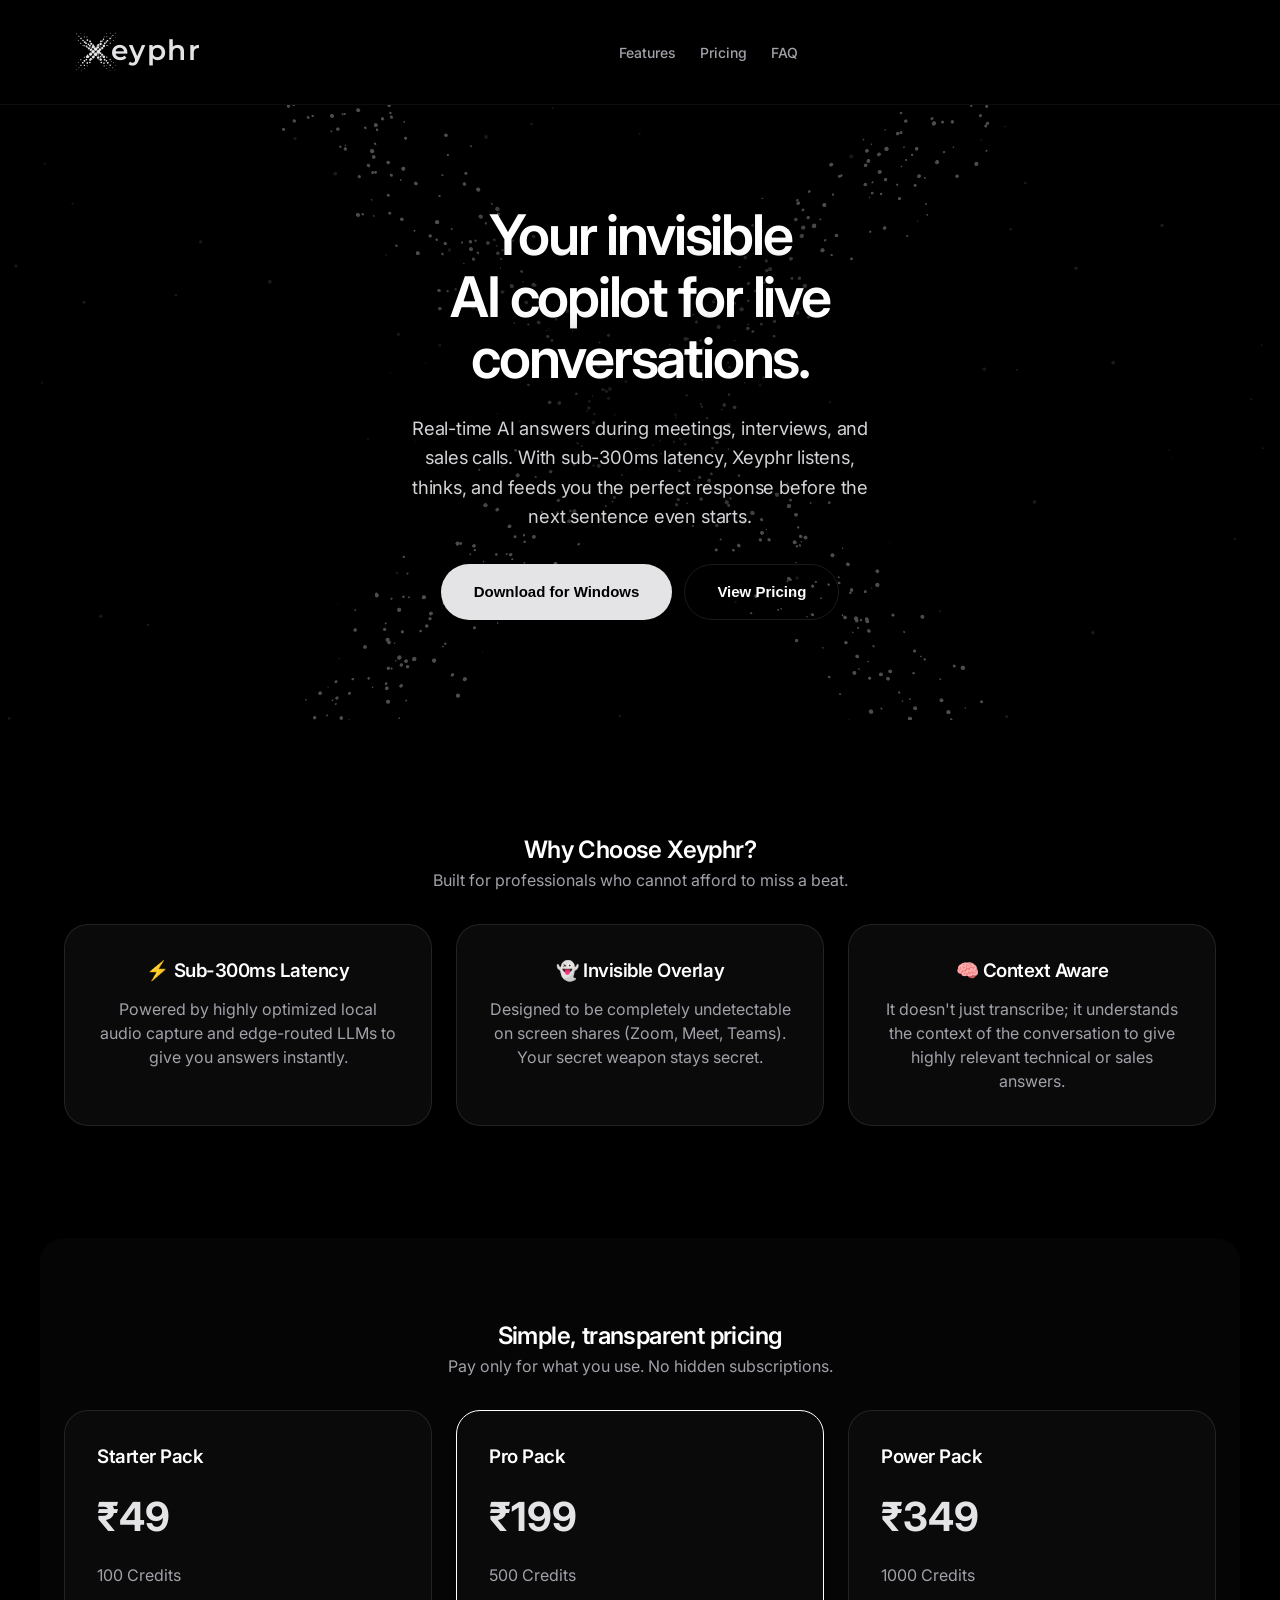
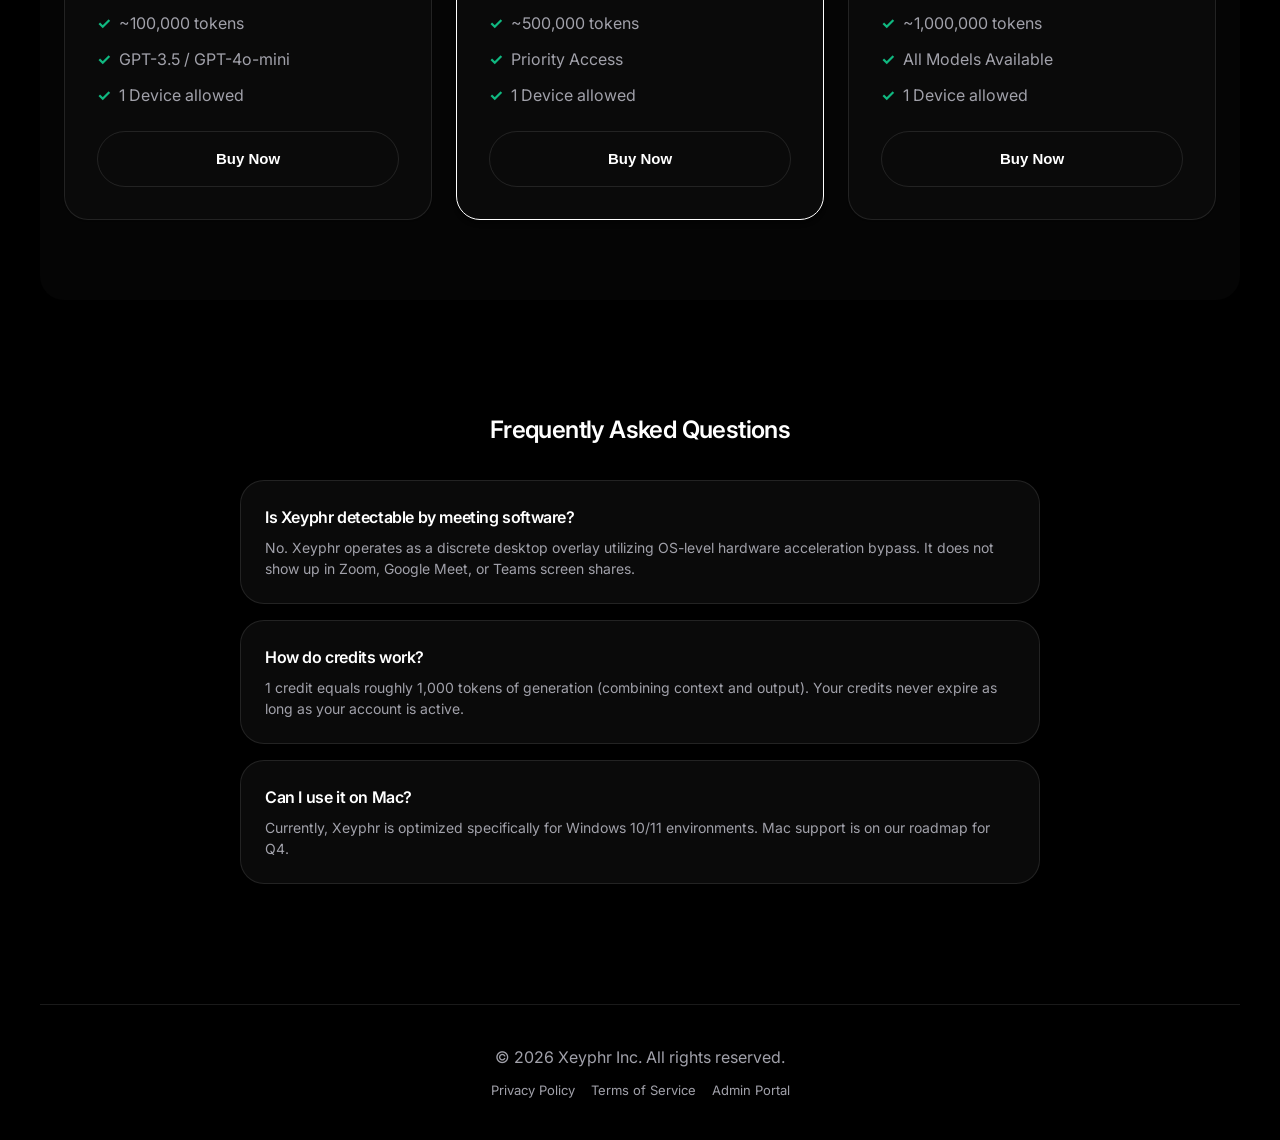
<file: index.html>
<!DOCTYPE html>
<html lang="en">
<head>
    <meta charset="UTF-8">
    <meta name="viewport" content="width=device-width, initial-scale=1.0">
    <title>Xeyphr - Elevate Your Workflow</title>
    <meta name="description" content="The ultimate AI desktop application for professionals. Boost your productivity with seamless AI integration.">
    <link rel="stylesheet" href="css/style.css">
    <script src="https://accounts.google.com/gsi/client" async defer></script>
</head>
<body>
    <nav class="navbar">
        <div class="container flex justify-between items-center">
            <div class="logo">
                <img src="assets/logo-white.svg" alt="Xeyphr Logo" onerror="this.src='[data-uri]'">
                <span class="logo-text">eyphr</span>
            </div>
            <div class="nav-links">
                <a href="#features">Features</a>
                <a href="#pricing">Pricing</a>
                <a href="#faq">FAQ</a>
                <a href="dashboard.html" class="hidden" id="nav-dashboard">Dashboard</a>
            </div>
            <div class="auth-buttons" id="auth-container">
                <!-- Google Identity Services Widget -->
                <div id="g_id_onload"
                     data-client_id="1088000808467-8v31ij2cdfbdlae88jsvbfd6bttsmfbr.apps.googleusercontent.com" 
                     data-context="signin"
                     data-ux_mode="popup"
                     data-callback="handleGoogleAuth"
                     data-auto_prompt="false">
                </div>
                <div class="g_id_signin"
                     data-type="standard"
                     data-shape="rectangular"
                     data-theme="outline"
                     data-text="signin_with"
                     data-size="large"
                     data-logo_alignment="left">
                </div>
            </div>
        </div>
    </nav>

    <header class="hero">
        <canvas id="hero-canvas"></canvas>
        <div class="container">
            <div class="hero-content">
                <h1>Your invisible<br>AI copilot for live<br>conversations.</h1>
                <p>Real-time AI answers during meetings, interviews, and sales calls. With sub-300ms latency, Xeyphr listens, thinks, and feeds you the perfect response before the next sentence even starts.</p>
                <div class="hero-cta">
                    <!-- PLACEHOLDER: Download Button -->
                    <button class="btn btn-primary" onclick="downloadApp()">Download for Windows</button>
                    <!-- Scrolls to pricing -->
                    <button class="btn btn-outline" style="margin-left: 12px;" onclick="document.getElementById('pricing').scrollIntoView({behavior: 'smooth'})">View Pricing</button>
                </div>
            </div>
        </div>
    </header>

    <!-- NEW: Features Section -->
    <section id="features" class="container mt-8" style="padding: 80px 24px;">
        <div class="text-center mb-8">
            <h2>Why Choose Xeyphr?</h2>
            <p>Built for professionals who cannot afford to miss a beat.</p>
        </div>
        <div class="grid grid-3">
            <div class="card" style="text-align: center;">
                <h3 style="margin-bottom: 12px;">⚡ Sub-300ms Latency</h3>
                <p>Powered by highly optimized local audio capture and edge-routed LLMs to give you answers instantly.</p>
            </div>
            <div class="card" style="text-align: center;">
                <h3 style="margin-bottom: 12px;">👻 Invisible Overlay</h3>
                <p>Designed to be completely undetectable on screen shares (Zoom, Meet, Teams). Your secret weapon stays secret.</p>
            </div>
            <div class="card" style="text-align: center;">
                <h3 style="margin-bottom: 12px;">🧠 Context Aware</h3>
                <p>It doesn't just transcribe; it understands the context of the conversation to give highly relevant technical or sales answers.</p>
            </div>
        </div>
    </section>

    <!-- Pricing Section -->
    <section id="pricing" class="container mt-8" style="padding: 80px 24px; background: rgba(255,255,255,0.02); border-radius: 24px;">
        <div class="text-center mb-8">
            <h2>Simple, transparent pricing</h2>
            <p>Pay only for what you use. No hidden subscriptions.</p>
        </div>
        
        <div class="grid grid-3">
            <div class="card">
                <h3>Starter Pack</h3>
                <div class="pricing-price">₹49</div>
                <p>100 Credits</p>
                <ul class="pricing-features">
                    <li>~100,000 tokens</li>
                    <li>GPT-3.5 / GPT-4o-mini</li>
                    <li>1 Device allowed</li>
                </ul>
                <button class="btn btn-outline" style="width: 100%" onclick="handleBuyClick(100)">Buy Now</button>
            </div>
            
            <div class="card" style="border-color: var(--brand-accent); box-shadow: var(--shadow-md);">
                <h3>Pro Pack</h3>
                <div class="pricing-price">₹199</div>
                <p>500 Credits</p>
                <ul class="pricing-features">
                    <li>~500,000 tokens</li>
                    <li>Priority Access</li>
                    <li>1 Device allowed</li>
                </ul>
                <button class="btn btn-outline" style="width: 100%" onclick="handleBuyClick(500)">Buy Now</button>
            </div>
            
            <div class="card">
                <h3>Power Pack</h3>
                <div class="pricing-price">₹349</div>
                <p>1000 Credits</p>
                <ul class="pricing-features">
                    <li>~1,000,000 tokens</li>
                    <li>All Models Available</li>
                    <li>1 Device allowed</li>
                </ul>
                <button class="btn btn-outline" style="width: 100%" onclick="handleBuyClick(1000)">Buy Now</button>
            </div>
        </div>
    </section>

    <!-- NEW: FAQ Section -->
    <section id="faq" class="container mt-8" style="padding: 80px 24px;">
        <div class="text-center mb-8">
            <h2>Frequently Asked Questions</h2>
        </div>
        <div class="grid" style="max-width: 800px; margin: 0 auto; gap: 16px;">
            <div class="card" style="padding: 24px;">
                <h4 style="margin-bottom: 8px;">Is Xeyphr detectable by meeting software?</h4>
                <p style="font-size: 14px;">No. Xeyphr operates as a discrete desktop overlay utilizing OS-level hardware acceleration bypass. It does not show up in Zoom, Google Meet, or Teams screen shares.</p>
            </div>
            <div class="card" style="padding: 24px;">
                <h4 style="margin-bottom: 8px;">How do credits work?</h4>
                <p style="font-size: 14px;">1 credit equals roughly 1,000 tokens of generation (combining context and output). Your credits never expire as long as your account is active.</p>
            </div>
            <div class="card" style="padding: 24px;">
                <h4 style="margin-bottom: 8px;">Can I use it on Mac?</h4>
                <p style="font-size: 14px;">Currently, Xeyphr is optimized specifically for Windows 10/11 environments. Mac support is on our roadmap for Q4.</p>
            </div>
        </div>
    </section>

    <footer class="container" style="padding: 40px 24px; border-top: 1px solid var(--border-color); text-align: center; color: var(--text-secondary); margin-top: 40px;">
        <p>&copy; 2026 Xeyphr Inc. All rights reserved.</p>
        <div style="margin-top: 12px; display: flex; justify-content: center; gap: 16px; font-size: 13px;">
            <a href="#" style="color: var(--text-secondary);">Privacy Policy</a>
            <a href="#" style="color: var(--text-secondary);">Terms of Service</a>
            <a href="admin.html" style="color: var(--text-secondary);">Admin Portal</a>
        </div>
    </footer>

    <!-- Scripts -->
    <script src="js/api.js"></script>
    <script src="js/auth.js"></script>
    <script src="js/hero-particles.js"></script>
    <script>
        // Check Auth Status on Load
        document.addEventListener('DOMContentLoaded', () => {
            // Force initialize DB from api.js if it doesn't exist
            if(typeof getMockDb === 'function') getMockDb(); 

            const token = localStorage.getItem('jwt');
            if (token) {
                document.getElementById('auth-container').innerHTML = '<button class="btn btn-outline" onclick="logout()">Logout</button>';
                document.getElementById('nav-dashboard').classList.remove('hidden');
            }
        });

        // PLACEHOLDER: App Download logic
        function downloadApp() {
            alert("Download starting...\n\n(Placeholder: Connect this to your AWS S3 bucket or GitHub Releases link later).");
        }
    </script>
</body>
</html>
</file>
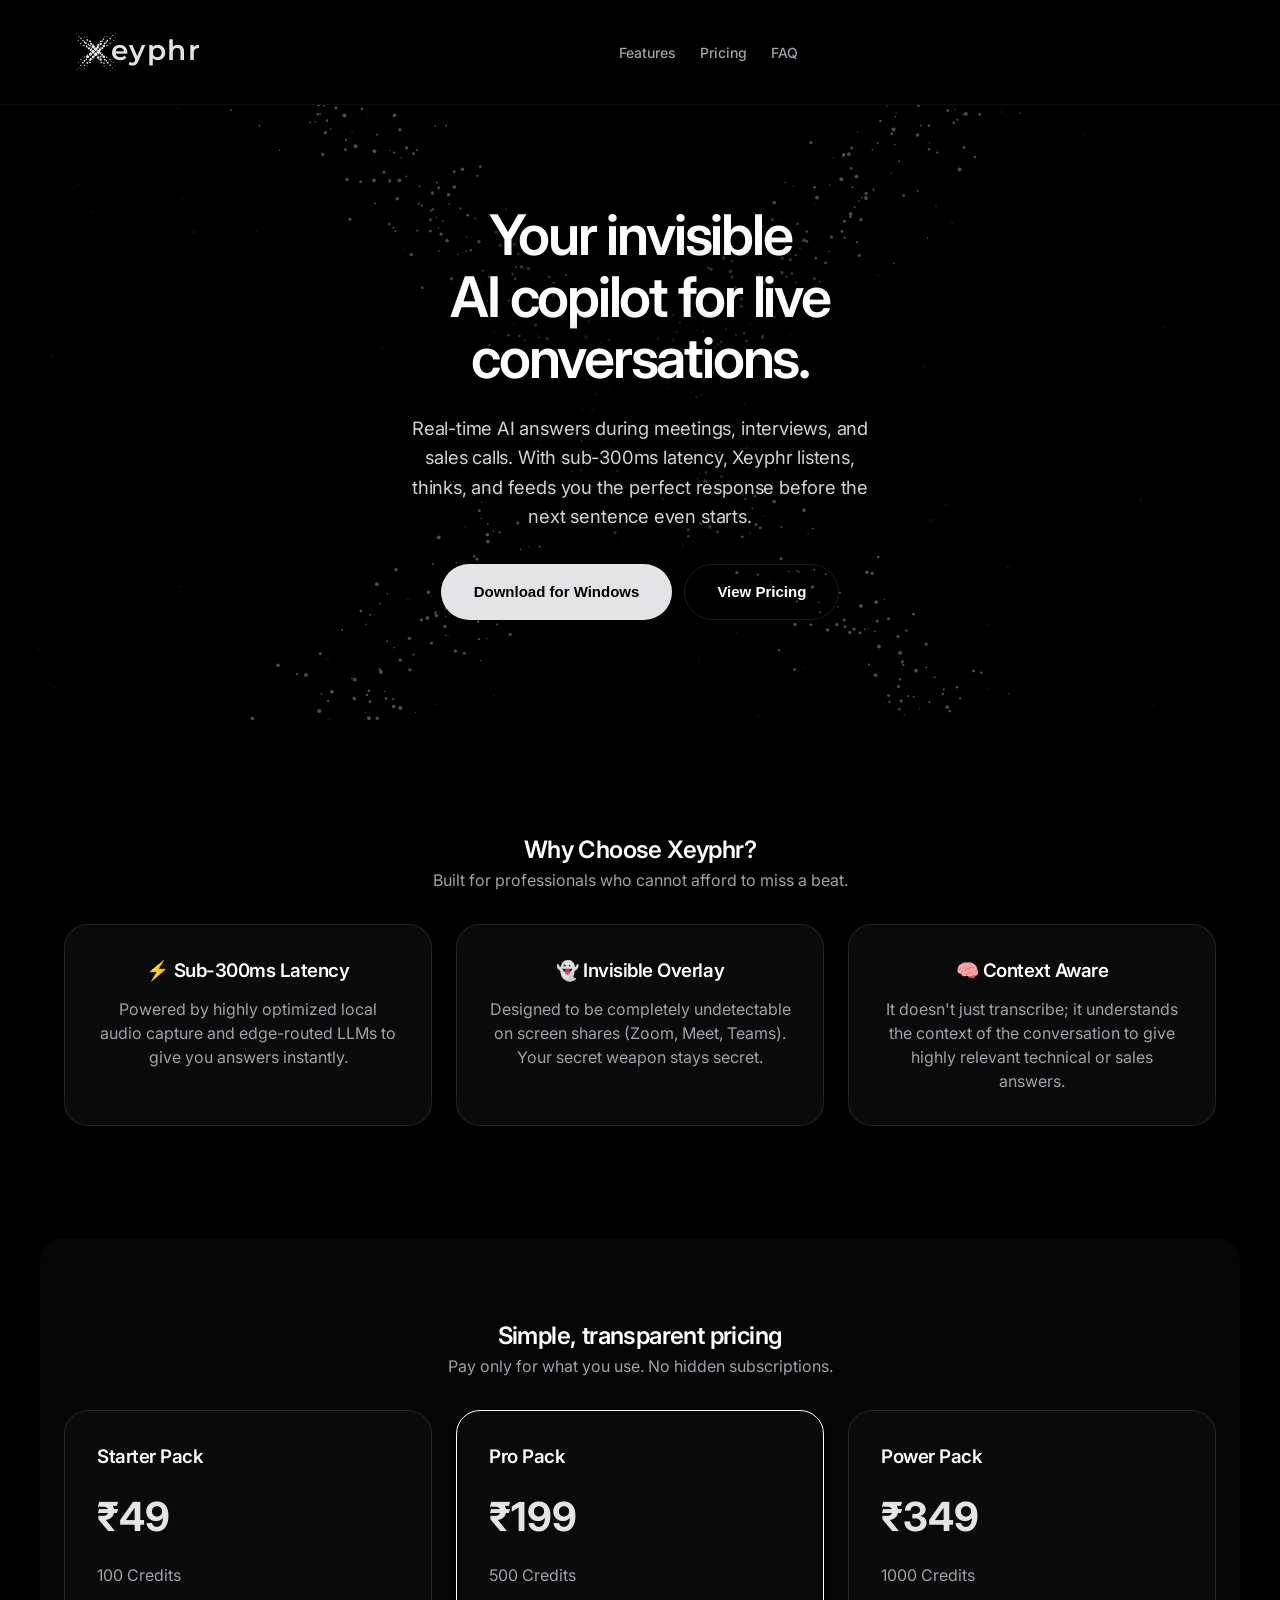
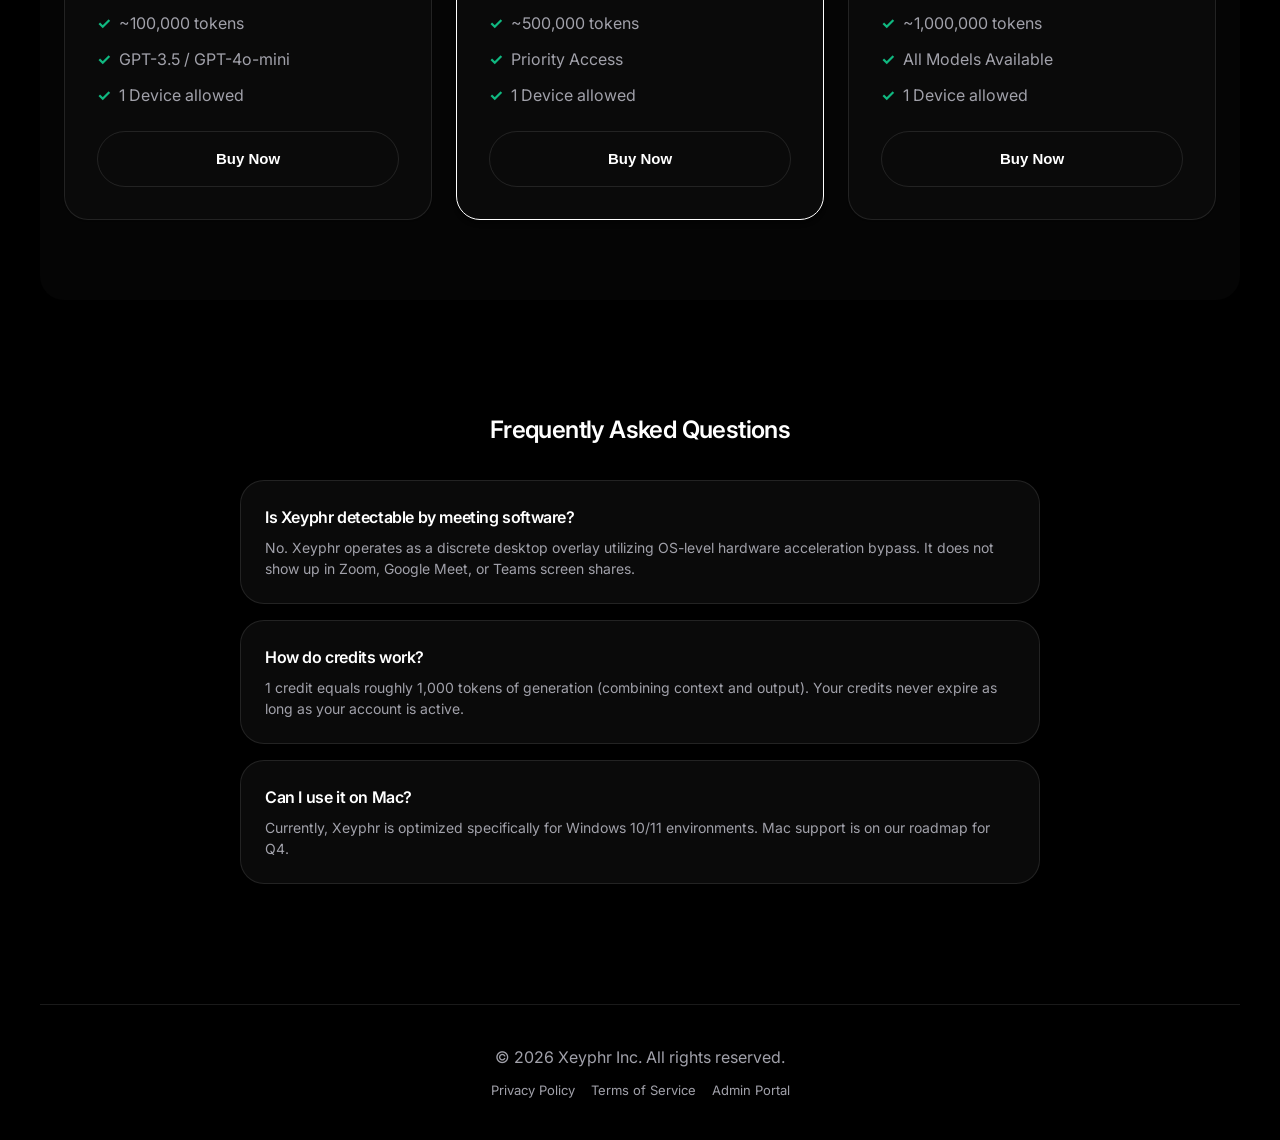
<file: dashboard.html>
<!DOCTYPE html>
<html lang="en">
<head>
    <meta charset="UTF-8">
    <meta name="viewport" content="width=device-width, initial-scale=1.0">
    <title>Dashboard - Xeyphr</title>
    <link rel="stylesheet" href="css/style.css">
</head>
<body class="light-theme">
    <div class="dashboard-layout">
        <!-- Sidebar -->
        <aside class="sidebar">
            <div class="logo">
                <img src="assets/logo.svg?v=3" alt="Xeyphr Logo">
                <span class="logo-text">eyphr</span>
            </div>
            
            <nav class="sidebar-nav">
                <a href="#" class="sidebar-link active" id="tab-overview">Overview</a>
                <a href="#" class="sidebar-link" id="tab-billing">Billing & Credits</a>
                <a href="#" class="sidebar-link" id="tab-device">Device Management</a>
                <a href="#" class="sidebar-link" onclick="logout()" style="margin-top: auto; color: var(--danger);">Logout</a>
            </nav>
        </aside>

        <!-- Main Content -->
        <main class="dashboard-main">
            <header class="dashboard-header">
                <h2>Welcome back, <span id="user-name">User</span>!</h2>
                <div style="display: flex; gap: 16px; align-items: center;">
                    <div style="text-align: right;">
                        <div style="font-size: 12px; color: var(--text-secondary);">Balance</div>
                        <div style="font-weight: 600; color: var(--brand-primary);" id="header-credits">-- Credits</div>
                    </div>
                    <button class="btn btn-accent" onclick="showBillingTab()">Buy Credits</button>
                </div>
            </header>

            <!-- Overview Section -->
            <section id="section-overview">
                <div class="grid grid-3 mb-8">
                    <div class="stat-card">
                        <span class="stat-label">Available Credits</span>
                        <span class="stat-value" id="stat-credits">--</span>
                    </div>
                    <div class="stat-card">
                        <span class="stat-label">Tokens Used (30d)</span>
                        <span class="stat-value" id="stat-tokens">--</span>
                    </div>
                    <div class="stat-card">
                        <span class="stat-label">Active Device</span>
                        <span class="stat-value" id="stat-device" style="font-size: 1.25rem; margin-top: auto;">Checking...</span>
                    </div>
                </div>

                <div class="card">
                    <h3>Recent Usage</h3>
                    <table class="data-table">
                        <thead>
                            <tr>
                                <th>Date</th>
                                <th>Model</th>
                                <th>Tokens (P+C)</th>
                                <th>Credits Used</th>
                            </tr>
                        </thead>
                        <tbody id="usage-tbody">
                            <!-- Populated by JS -->
                        </tbody>
                    </table>
                </div>
            </section>

            <!-- Billing Section (Hidden by default) -->
            <section id="section-billing" class="hidden">
                <div class="card mb-8">
                    <h3>Purchase Credits</h3>
                    <p style="margin-bottom: 24px;">Credits are used to generate AI responses in the desktop app.</p>
                    
                    <div class="grid grid-3">
                        <div class="card" style="border: 1px solid var(--border-color);">
                            <h4>Starter</h4>
                            <div class="pricing-price">₹49</div>
                            <p class="mb-4">100 Credits</p>
                            <button class="btn btn-outline" style="width: 100%" onclick="initRazorpay(100)">Buy Starter</button>
                        </div>
                        <div class="card" style="border: 1px solid var(--brand-accent);">
                            <h4>Pro</h4>
                            <div class="pricing-price">₹199</div>
                            <p class="mb-4">500 Credits</p>
                            <button class="btn btn-accent" style="width: 100%" onclick="initRazorpay(500)">Buy Pro</button>
                        </div>
                        <div class="card" style="border: 1px solid var(--border-color);">
                            <h4>Power</h4>
                            <div class="pricing-price">₹349</div>
                            <p class="mb-4">1000 Credits</p>
                            <button class="btn btn-outline" style="width: 100%" onclick="initRazorpay(1000)">Buy Power</button>
                        </div>
                    </div>
                </div>
                
                <div class="card">
                    <h3>Payment History</h3>
                    <table class="data-table">
                        <thead>
                            <tr>
                                <th>Date</th>
                                <th>Transaction ID</th>
                                <th>Amount</th>
                                <th>Status</th>
                            </tr>
                        </thead>
                        <tbody id="payment-tbody">
                            <!-- Populated by JS -->
                        </tbody>
                    </table>
                </div>
            </section>

            <!-- Device Section (Hidden by default) -->
            <section id="section-device" class="hidden">
                <div class="card">
                    <h3>Registered Device</h3>
                    <p style="margin-bottom: 24px;">Your account is locked to a single desktop device for security. If you change computers, you must contact support or reset it if eligible.</p>
                    
                    <div style="background: var(--bg-color); padding: 24px; border-radius: var(--radius-md); border: 1px solid var(--border-color);">
                        <div style="display: flex; justify-content: space-between; align-items: center;">
                            <div>
                                <div style="font-weight: 600; margin-bottom: 4px;">Primary Workstation</div>
                                <div style="color: var(--text-secondary); font-family: monospace;" id="device-mac">--:--:--:--:--:--</div>
                                <div style="font-size: 12px; color: var(--text-secondary); margin-top: 8px;">Last seen: <span id="device-last-seen">Never</span></div>
                            </div>
                            <span class="badge badge-success">Active</span>
                        </div>
                    </div>
                </div>
            </section>
        </main>
    </div>

    <!-- Razorpay Checkout JS -->
    <script src="https://checkout.razorpay.com/v1/checkout.js"></script>
    <script src="js/api.js"></script>
    <script src="js/auth.js"></script>
    <script src="js/dashboard.js"></script>
</body>
</html>
</file>
<file: css/style.css>
@import url('https://fonts.googleapis.com/css2?family=Montserrat:wght@500;600&family=Inter:wght@300;400;500;600;700&display=swap');

:root {
    /* Premium Unified Dark Theme */
    --bg-color: #000000;
    --surface-color: #0A0A0A;
    --text-primary: #FFFFFF;
    --text-secondary: #A1A1AA;
    --border-color: rgba(255, 255, 255, 0.1);
    
    --brand-primary: #FFFFFF;
    --brand-primary-hover: #E4E4E7;
    --brand-accent: #FFFFFF;
    --brand-accent-hover: #D4D4D8;
    
    --btn-text: #000000;
    --table-header-bg: #111111;
    --navbar-bg: rgba(0, 0, 0, 0.5);
    --navbar-border: rgba(255, 255, 255, 0.05);
    --logo-color: #E4E4E7; /* Dimmed white for stealth look */
    
    --success: #10B981;
    --danger: #EF4444;
    --warning: #F59E0B;
    --info: #3B82F6;

    /* Shadows */
    --shadow-sm: 0 1px 2px 0 rgba(0, 0, 0, 0.05);
    --shadow-md: 0 4px 6px -1px rgba(0, 0, 0, 0.1), 0 2px 4px -1px rgba(0, 0, 0, 0.06);
    --shadow-lg: 0 10px 15px -3px rgba(0, 0, 0, 0.1), 0 4px 6px -2px rgba(0, 0, 0, 0.05);

    /* Radii */
    --radius-sm: 6px;
    --radius-md: 12px;
    --radius-lg: 24px;
    --radius-full: 9999px;
}

body.light-theme {
    /* Original Light Theme for Admin/Dashboard */
    --bg-color: #FAFAFA;
    --surface-color: #FFFFFF;
    --text-primary: #111827;
    --text-secondary: #6B7280;
    --border-color: #E5E7EB;
    
    --brand-primary: #0F172A;
    --brand-primary-hover: #1E293B;
    --brand-accent: #2563EB;
    --brand-accent-hover: #1D4ED8;
    
    --btn-text: #FFFFFF;
    --table-header-bg: #F9FAFB;
    --navbar-bg: rgba(255, 255, 255, 0.8);
    --navbar-border: #E5E7EB;
    --logo-color: #0F172A; /* Original blue */
}

* {
    margin: 0;
    padding: 0;
    box-sizing: border-box;
}

body {
    font-family: 'Inter', -apple-system, BlinkMacSystemFont, "Segoe UI", Roboto, Helvetica, Arial, sans-serif;
    background-color: var(--bg-color);
    color: var(--text-primary);
    line-height: 1.5;
    -webkit-font-smoothing: antialiased;
    -moz-osx-font-smoothing: grayscale;
}

/* Typography */
h1, h2, h3, h4, h5, h6 {
    color: var(--text-primary);
    font-weight: 600;
    letter-spacing: -0.025em;
}

p {
    color: var(--text-secondary);
}

a {
    color: var(--brand-accent);
    text-decoration: none;
    transition: color 0.2s;
}
a:hover {
    color: var(--brand-accent-hover);
}

/* Layout Utilities */
.container {
    max-width: 1200px;
    margin: 0 auto;
    padding: 0 24px;
}
.flex { display: flex; }
.flex-col { flex-direction: column; }
.items-center { align-items: center; }
.justify-between { justify-content: space-between; }
.justify-center { justify-content: center; }
.gap-2 { gap: 8px; }
.gap-4 { gap: 16px; }
.gap-8 { gap: 32px; }
.mt-4 { margin-top: 16px; }
.mt-8 { margin-top: 32px; }
.mb-4 { margin-bottom: 16px; }
.mb-8 { margin-bottom: 32px; }
.text-center { text-align: center; }

/* Buttons */
.btn {
    display: inline-flex;
    align-items: center;
    justify-content: center;
    padding: 0 32px;
    height: 56px;
    font-size: 15px;
    font-weight: 600;
    border-radius: 99px;
    cursor: pointer;
    transition: all 0.2s ease;
    border: 1px solid transparent;
}
.btn-primary {
    background-color: var(--logo-color);
    color: var(--btn-text);
}
.btn-primary:hover {
    background-color: var(--brand-primary-hover);
    transform: translateY(-2px);
    box-shadow: 0 4px 15px rgba(128, 128, 128, 0.15);
}
.btn-accent {
    background-color: var(--brand-accent);
    color: var(--btn-text);
}
.btn-accent:hover {
    background-color: var(--brand-accent-hover);
    transform: translateY(-2px);
    box-shadow: 0 4px 15px rgba(128, 128, 128, 0.15);
}
.btn-outline {
    background-color: transparent;
    border-color: var(--border-color);
    color: var(--text-primary);
}
.btn-outline:hover {
    background-color: var(--surface-color);
    border-color: var(--text-primary);
}

/* Header / Nav */
.navbar {
    background-color: var(--navbar-bg);
    backdrop-filter: blur(16px);
    border-bottom: 1px solid var(--navbar-border);
    position: sticky;
    top: 0;
    z-index: 100;
    padding: 24px 0;
}
.logo {
    display: flex;
    align-items: center;
    gap: 0;
}
.logo img {
    height: 56px;
    width: auto;
    object-fit: contain;
}
.logo-text {
    font-family: 'Montserrat', sans-serif;
    font-weight: 600;
    font-size: 1.75rem;
    letter-spacing: 0.05em;
    color: var(--logo-color);
    margin-left: -15px; /* Perfect horizontal spacing */
    margin-top: -4px; /* Nudges the text up to visually center with the X */
}
.nav-links {
    display: flex;
    gap: 24px;
}
.nav-links a {
    color: var(--text-secondary);
    font-weight: 500;
    font-size: 14px;
}
.nav-links a:hover {
    color: var(--logo-color);
}

/* Hero Section */
.hero {
    position: relative;
    padding: 100px 0;
    overflow: hidden;
    background-color: #000000; /* Pure black */
}
#hero-canvas {
    position: absolute;
    top: 0;
    left: 0;
    width: 100%;
    height: 100%;
    z-index: 0;
    opacity: 0.3; /* Dramatically reduced to avoid visual noise */
    pointer-events: none;
}
.hero-content {
    max-width: 500px;
    margin: 0 auto;
    text-align: center;
    position: relative;
    z-index: 10;
}
.hero-cta {
    display: flex;
    justify-content: center;
    align-items: center;
}
.hero h1 {
    font-size: 3.5rem;
    line-height: 1.1;
    letter-spacing: -0.04em;
    text-wrap: balance;
    margin-bottom: 24px;
    color: #FFFFFF;
    text-shadow: 0 4px 24px rgba(0, 0, 0, 1), 0 0 40px rgba(0, 0, 0, 1);
    position: relative;
    z-index: 2;
}
.hero p {
    font-size: 1.15rem;
    line-height: 1.6;
    letter-spacing: -0.01em;
    margin-bottom: 32px;
    color: #D4D4D8;
    text-shadow: 0 2px 12px rgba(0, 0, 0, 1), 0 0 24px rgba(0, 0, 0, 1);
    max-width: 460px;
    margin-left: auto;
    margin-right: auto;
    position: relative;
    z-index: 2;
}

/* Redundant overrides removed for global dark theme */

/* Cards & Pricing */
.grid {
    display: grid;
    gap: 24px;
}
.grid-3 {
    grid-template-columns: repeat(auto-fit, minmax(300px, 1fr));
}
.card {
    background-color: var(--surface-color);
    border: 1px solid var(--border-color);
    border-radius: var(--radius-lg);
    padding: 32px;
    box-shadow: var(--shadow-sm);
    transition: transform 0.2s ease, box-shadow 0.2s ease;
}
.card:hover {
    transform: translateY(-2px);
    box-shadow: var(--shadow-md);
}
.pricing-price {
    font-size: 2.5rem;
    font-weight: 700;
    color: var(--logo-color);
    margin: 16px 0;
}
.pricing-features {
    list-style: none;
    margin: 24px 0;
}
.pricing-features li {
    display: flex;
    align-items: center;
    gap: 8px;
    color: var(--text-secondary);
    margin-bottom: 12px;
}
.pricing-features li::before {
    content: "✓";
    color: var(--success);
    font-weight: bold;
}

/* Dashboard Layout */
.dashboard-layout {
    display: flex;
    min-height: 100vh;
}
.sidebar {
    width: 250px;
    background-color: var(--surface-color);
    border-right: 1px solid var(--border-color);
    padding: 24px;
    display: flex;
    flex-direction: column;
}
.sidebar-nav {
    margin-top: 32px;
    display: flex;
    flex-direction: column;
    gap: 8px;
}
.sidebar-link {
    display: flex;
    align-items: center;
    padding: 10px 16px;
    color: var(--text-secondary);
    text-decoration: none;
    border-radius: var(--radius-md);
    font-weight: 500;
    font-size: 14px;
    transition: background-color 0.2s;
}
.sidebar-link:hover, .sidebar-link.active {
    background-color: var(--bg-color);
    color: var(--logo-color);
}
.dashboard-main {
    flex: 1;
    padding: 40px;
    background-color: var(--bg-color);
}
.dashboard-header {
    display: flex;
    justify-content: space-between;
    align-items: center;
    margin-bottom: 32px;
}
.stat-card {
    background: var(--surface-color);
    padding: 24px;
    border-radius: var(--radius-lg);
    border: 1px solid var(--border-color);
    display: flex;
    flex-direction: column;
    gap: 8px;
}
.stat-label {
    font-size: 13px;
    text-transform: uppercase;
    font-weight: 600;
    color: var(--text-secondary);
    letter-spacing: 0.05em;
}
.stat-value {
    font-size: 2rem;
    font-weight: 700;
    color: var(--logo-color);
}

/* Table */
.data-table {
    width: 100%;
    border-collapse: collapse;
    margin-top: 16px;
    background: var(--surface-color);
    border-radius: var(--radius-md);
    overflow: hidden;
    border: 1px solid var(--border-color);
}
.data-table th, .data-table td {
    padding: 12px 24px;
    text-align: left;
    border-bottom: 1px solid var(--border-color);
}
.data-table th {
    background-color: var(--table-header-bg);
    font-size: 12px;
    text-transform: uppercase;
    font-weight: 600;
    color: var(--text-secondary);
    letter-spacing: 0.05em;
}
.data-table tr:last-child td {
    border-bottom: none;
}
.badge {
    padding: 4px 8px;
    border-radius: var(--radius-full);
    font-size: 12px;
    font-weight: 500;
}
.badge-success { background: #D1FAE5; color: #065F46; }
.badge-pending { background: #FEF3C7; color: #92400E; }
.badge-danger { background: #FEE2E2; color: #991B1B; }
.badge-info { background: #E0F2FE; color: #075985; }

/* Admin Activity Timeline */
.log-feed {
    max-height: 300px;
    overflow-y: auto;
    display: flex;
    flex-direction: column;
    gap: 10px;
    padding-right: 4px;
}
.log-item {
    display: flex;
    justify-content: space-between;
    align-items: flex-start;
    padding: 8px 12px;
    background: var(--bg-color);
    border-radius: var(--radius-md);
    border-left: 3px solid var(--text-secondary);
    font-size: 13px;
}
.log-item.info { border-left-color: var(--brand-accent); }
.log-item.success { border-left-color: var(--success); }
.log-item.warning { border-left-color: var(--warning); }
.log-item.danger { border-left-color: var(--danger); }

.log-meta {
    font-size: 11px;
    color: var(--text-secondary);
    white-space: nowrap;
    margin-left: 12px;
}

/* Form inputs */
.form-group {
    margin-bottom: 16px;
}
.form-group label {
    display: block;
    font-size: 13px;
    font-weight: 500;
    margin-bottom: 6px;
    color: var(--text-primary);
}
.form-input {
    width: 100%;
    padding: 10px 14px;
    border: 1px solid var(--border-color);
    border-radius: var(--radius-md);
    font-size: 14px;
    font-family: inherit;
    outline: none;
    transition: border-color 0.2s, box-shadow 0.2s;
    background: var(--surface-color);
    color: var(--text-primary);
}
.form-input:focus {
    border-color: var(--brand-accent);
    box-shadow: 0 0 0 3px rgba(37, 99, 235, 0.15);
}

/* Modals */
.modal-overlay {
    position: fixed;
    top: 0;
    left: 0;
    right: 0;
    bottom: 0;
    background-color: rgba(15, 23, 42, 0.4);
    backdrop-filter: blur(4px);
    display: flex;
    justify-content: center;
    align-items: center;
    z-index: 1000;
    opacity: 0;
    pointer-events: none;
    transition: opacity 0.2s ease;
}
.modal-overlay.active {
    opacity: 1;
    pointer-events: auto;
}
.modal {
    background: var(--surface-color);
    border-radius: var(--radius-lg);
    border: 1px solid var(--border-color);
    box-shadow: var(--shadow-lg);
    width: 100%;
    max-width: 480px;
    overflow: hidden;
    transform: translateY(20px);
    transition: transform 0.2s ease;
}
.modal-overlay.active .modal {
    transform: translateY(0);
}
.modal-header {
    padding: 20px 24px;
    border-bottom: 1px solid var(--border-color);
    display: flex;
    justify-content: space-between;
    align-items: center;
}
.modal-header h3 {
    font-size: 18px;
    margin: 0;
}
.modal-close {
    background: none;
    border: none;
    font-size: 20px;
    cursor: pointer;
    color: var(--text-secondary);
    line-height: 1;
}
.modal-close:hover {
    color: var(--text-primary);
}
.modal-body {
    padding: 24px;
}
.modal-footer {
    padding: 16px 24px;
    border-top: 1px solid var(--border-color);
    background-color: var(--table-header-bg);
    display: flex;
    justify-content: flex-end;
    gap: 12px;
}

/* Utilities */
.hidden { display: none !important; }
</file>
